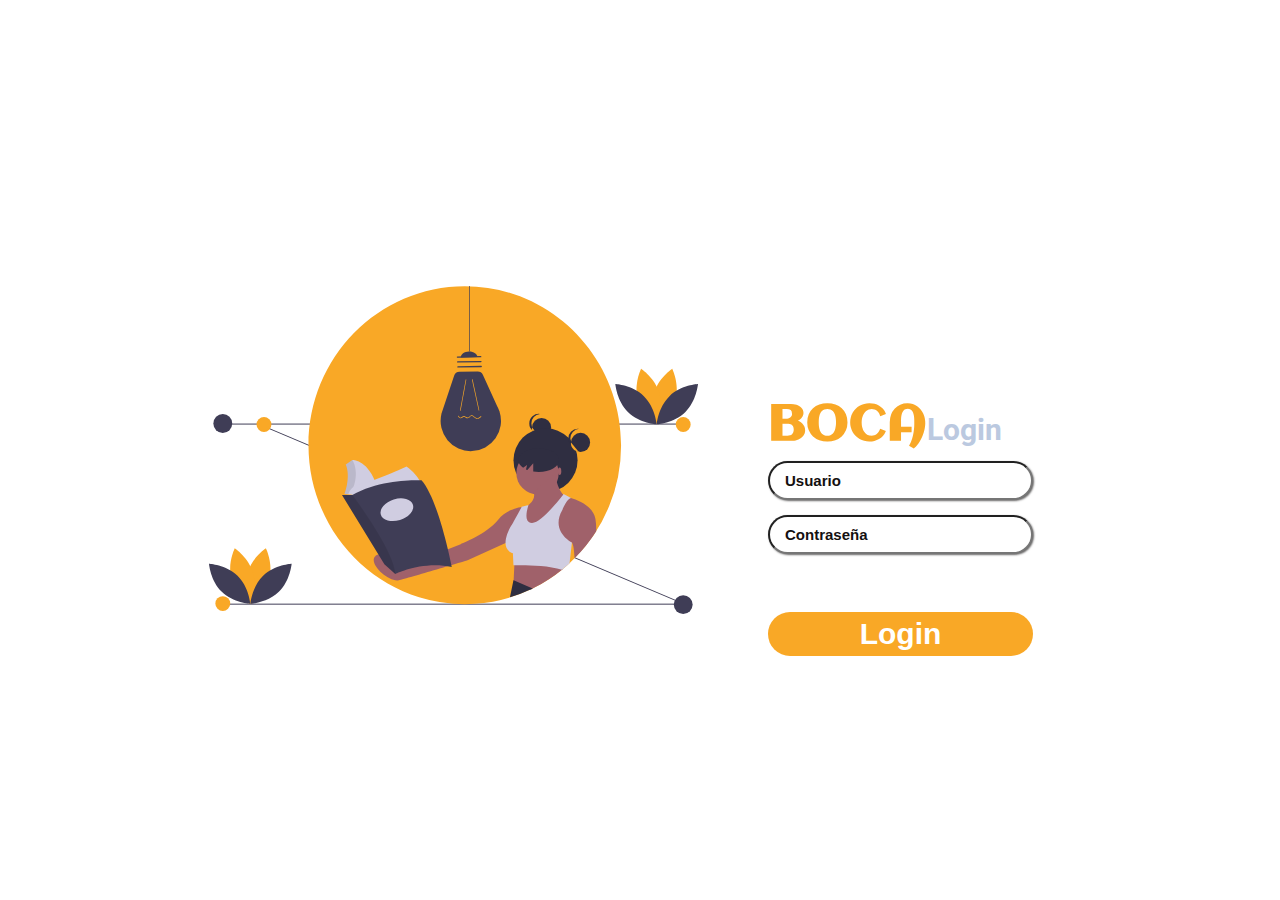
<file: index.html>
<!DOCTYPE html>
<html lang="en">
<head>
    <meta charset="UTF-8">
    <meta http-equiv="X-UA-Compatible" content="IE=edge">
    <meta name="viewport" content="width=device-width, initial-scale=1.0">
    <title>Boca</title>
    <link rel="preconnect" href="https://fonts.googleapis.com">
    <link rel="preconnect" href="https://fonts.gstatic.com" crossorigin>
    <link href="https://fonts.googleapis.com/css2?family=Aclonica&family=Roboto:wght@100&display=swap" rel="stylesheet">
    <link rel="stylesheet" href="./styles/main.css">
</head>
<body>
    <div class="login__container">
    <section class="login__container--primero">
        <div>
            <img src="./assets/loginIMG2.svg" alt="Imagen de pantalla de login, hojas y libro">
        </div>
    </section>
    <section class="login__container--segundo">
        <form class="login__container--segundoDIV">
            <h2><span class="login__copy--boca">BOCA</span><span class="login__copy--login">Login</span></h2>
            <input type="text" name="Usuario" placeholder="Usuario" id="usuario_login">
            <input type="password" minlength="8" name="Contraseña" placeholder="Contraseña" id="contraseña_login">
            <button type="submit">Login</button>
        </form>
    </section>
    </div>
    <script src="./scripts/dataBase.js"></script>
    <script src="./scripts/main.js"></script>
</body>
</html>
</file>
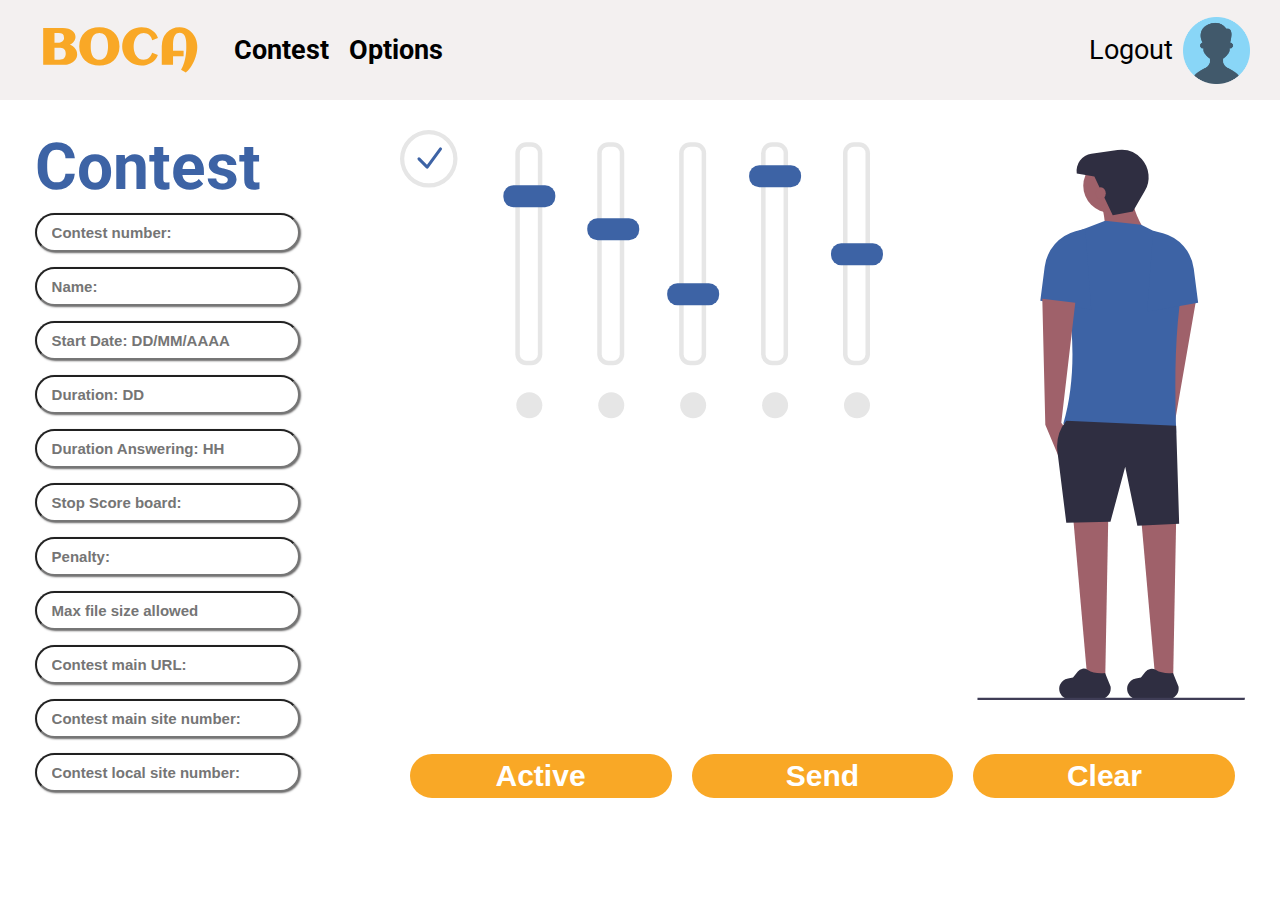
<file: contest.html>
<!DOCTYPE html>
<html lang="en">
<head>
    <meta charset="UTF-8">
    <meta http-equiv="X-UA-Compatible" content="IE=edge">
    <meta name="viewport" content="width=device-width, initial-scale=1.0">
    <title>Contest</title>
    <link rel="preconnect" href="https://fonts.googleapis.com">
    <link rel="preconnect" href="https://fonts.gstatic.com" crossorigin>
    <link href="https://fonts.googleapis.com/css2?family=Aclonica&family=Roboto:wght@100&display=swap" rel="stylesheet">
    <link rel="stylesheet" href="./styles/contest.css">
</head>
<body>
    <nav class="navBar">
        <div class="linksAndLogos">
            <a href="/"><p class="logotipo">BOCA</p></a>
            <p><a href="/contest.html">Contest</a></p>
            <p><a href="/options.html">Options</a></p>  
        </div>
        <div class="logout">
            <a href="#">Logout</a>
            <img src="./assets/user.png" alt="Logotipo de user">
        </div>
    </nav>
    <section class="container">
  
        <form>
            <h1>Contest</h1>
            <input type="number" name="contrst number" id="contest-number" placeholder="Contest number:">
            <input type="text" name="Name" id="name-input" placeholder="Name:">
            <input type="text" name="Start Date" id="startDate" placeholder="Start Date: DD/MM/AAAA">
            <input type="number" name="Duration" id="duration" placeholder="Duration: DD">
            <input type="number" name="Duration Answering" id="duration-answering" placeholder="Duration Answering: HH">
            <input type="text" name="Stop Scoreboard" id="stopScoreboard" placeholder="Stop Score board:">
            <input type="text" name="Penalty" id="penalty-input" placeholder="Penalty:">
            <input type="number" name="Max file" id="maxFileSize"   placeholder="Max file size allowed">
            <input type="text" name="Contect url" id="contectURL" placeholder="Contest main URL:">
            <input type="number" name="Site number" id="siteNumber-input" placeholder="Contest main site number:">
            <input type="number" name="local site number" id="siteNumer-local" placeholder="Contest local site number:">

        </form>
        <div>
            <img src="./assets/contest.svg" alt="Hombre cde espaldas configurando setting">
            <div class="ctaButtons">
                <button class="activeBTN" >Active</button>
                <button class="sendBTN">Send</button>
                <button class="clearBTN">Clear</button>
            </div>
        </div>
    </section>
    <script src="./scripts/dataBase.js"></script>
    <script src="./scripts/contest.js"></script>
</body>
</html>
</file>
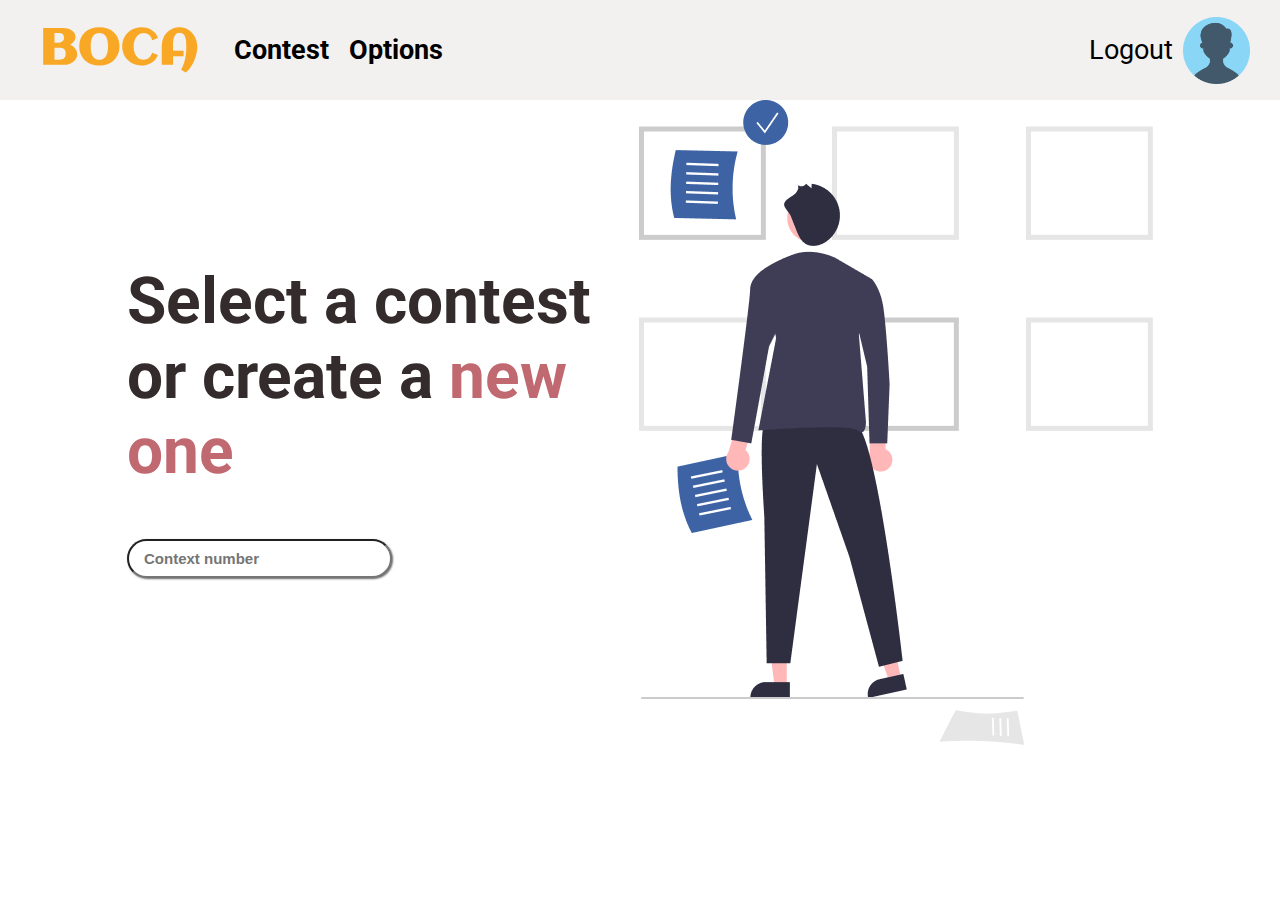
<file: options.html>
<!DOCTYPE html>
<html lang="en">
<head>
    <meta charset="UTF-8">
    <meta http-equiv="X-UA-Compatible" content="IE=edge">
    <meta name="viewport" content="width=device-width, initial-scale=1.0">
    <title>Contest</title>
    <link rel="preconnect" href="https://fonts.googleapis.com">
    <link rel="preconnect" href="https://fonts.gstatic.com" crossorigin>
    <link href="https://fonts.googleapis.com/css2?family=Aclonica&family=Roboto:wght@100&display=swap" rel="stylesheet">
    <link rel="stylesheet" href="./styles/contest.css">
    <link rel="stylesheet" href="./styles/options.css">
</head>
<body>
    <nav class="navBar">
        <div class="linksAndLogos">
            <a href="/"><p class="logotipo">BOCA</p></a>
            <p><a href="/contest.html">Contest</a></p>
            <p><a href="/options.html">Options</a></p>  
        </div>
        <div class="logout">
            <a href="#">Logout</a>
            <img src="./assets/user.png" alt="Logotipo de user">
        </div>
    </nav>
    <section class="containerOptions">
        <div class="container__primeraSec">
            <h2>
                Select a contest  <br>
                or create a <span>new one</span> 
            </h2>
            <input type="number" name="ContextNumber" id="contextNumberInput" placeholder="Context number">
            <button>Send</button>
        </div>
        <div>
            <img src="./assets/options.png" alt="Hombre viendo opciones">
            <div id="contestInfo"></div>
        </div>
    </section>
    <script src="./scripts/dataBase.js"></script>
    <script src="./scripts/options.js"></script>
</body>
</html>
</file>
<file: styles/main.css>
*{
    padding: 0;
    margin: 0;
}
body{
    font-family: 'Roboto', sans-serif;
    height: 100vh;
}
.login__container{
    display: flex;
    flex-direction: row;
    height: 100%;
}
.login__container--primero{
    width: 60%;
    display: flex;
    align-items: center;
    justify-content: flex-end;
}
.login__container--segundo{
    width: 30%;
    display: flex;
    flex-direction: column;
    align-items: flex-start;
    justify-content: center;
}
.login__container--primero img{
    width: 70%;

}
.login__container--primero div{    
    display: flex;
    justify-content: flex-end;
    margin-right: 70px;}
.login__container--segundoDIV{
    margin-top: 40%;
    display: flex;
    flex-direction: column;
    align-items: flex-start;
}
.login__copy--boca{
    font-family: 'Aclonica', sans-serif;
    color: rgb(249 168 38);
    font-size: 3.125rem;
}
.login__copy--login{
    color: #BBC9E0;
    font-size: 1.875rem;
}
input{
    border-radius: 30px;
    width: 15.063rem;
    height: 1.563rem;
    margin: 7.5px 0 7.5px 0;
    padding: 5px;
    padding-left: 15px;
    box-shadow: rgb(105, 104, 104) 1px 1px 2px;
    font-size: 0.938rem;
    font-weight: 600;
}
#usuario_login::placeholder {
    color:rgb(20, 16, 16);
    font-size: 0.938rem;
    font-weight: 600;
}
#contraseña_login::placeholder {
    color:rgb(20, 16, 16);
    font-size: 0.938rem;
    font-weight: 600;
}
button{
    background: rgb(249 168 38);
    color: #fff;
    font-size: 1.875rem;
    font-weight: 600;
    border: none;
    width: 100%;
    padding: 5px;
    border-radius: 50px;
    margin-top: 50px;
}
</file>
<file: styles/contest.css>
*{
    margin: 0;
    padding: 0;
}
body{
    font-family: 'Roboto', sans-serif;
    height: 100vh;
}
.logotipo{
    font-family: 'Aclonica', sans-serif;
    color: rgb(249 168 38);
    font-size: 3.125rem;
    margin-right: 15px;
    margin-left: 30px;
}
.navBar{
    background-color: #F3F0F0 ;
    width: 100%;
    height: 100px;
    display: flex;
    align-items: center;
}
.linksAndLogos{
    display: flex;
    flex-direction: row;
    width: 100%;
}
.linksAndLogos a, .logout a{
    font-size: 1.7rem;
    text-decoration: none;
    color: #000;
    margin: 0px 10px;
}
.linksAndLogos a:active{
    color: #3D63A5;
}
.linksAndLogos p, .logout p{
    display: flex;  
    align-items: center;
    font-weight: bold;
}
.logout{
    display: flex;
    align-items: center;
}
.logout img{
    width: 67px;
    height: 67px;
    margin-right: 30px;
}
.container{
    padding: 30px;
}
.container h1{
    font-size: 4rem;
    color: #3D63A5;
    font-weight: bolder;
}
input{
    border-radius: 30px;
    width: 15.063rem;
    height: 1.563rem;
    margin: 7.5px 0 7.5px 0;
    padding: 5px;
    padding-left: 15px;
    box-shadow: rgb(105, 104, 104) 1px 1px 2px;
    font-size: 0.938rem;
    font-weight: 600;
}
.container{
    display: flex;
    justify-content: center;
    gap: 100px;
}
.container form{
    display: flex;
    flex-direction: column;
}
.ctaButtons{
    display: flex;   
}
button{
    background: rgb(249 168 38);
    color: #fff;
    font-size: 1.875rem;
    font-weight: 600;
    border: none;
    width: 100%;
    padding: 5px;
    border-radius: 50px;
    margin: 50px 10px;

}
</file>
<file: styles/options.css>
.containerOptions{
    display: flex;
    width: 100%;
    justify-content: center;
}
.container__primeraSec{
    width: 40%;
    display: flex;
    justify-content: center;
    align-items: flex-start;
    flex-direction: column;
}
.container__primeraSec h2{
    color: #342C2C;
    font-size: 64px;
}
.container__primeraSec span{
    color: #C06970;
}
.container__primeraSec input{
    margin-top: 50px;
}
.container__primeraSec button{
    margin-top: 50px;
    width: 250px;
    display: none;
}
#contestInfo{
    display: none;
    padding: 10%;
    background: rgba(121, 163, 241, 0.8);
    width: 100%;
    margin-top: 30px;
    border-radius: 30px;
}
#contestInfo h2{
    color: #C06970;
    font-size: 64px;
    font-weight: bold;
}
#contestInfo p {
    display: flex;
    align-items: baseline;
    color: #fff;
    font-size: 25px;
    gap: 5px;
    font-weight: 900;
}
.intoTitle{
    font-size: 30px;
    font-weight: bold;
    color: #416ab5;
}
</file>
